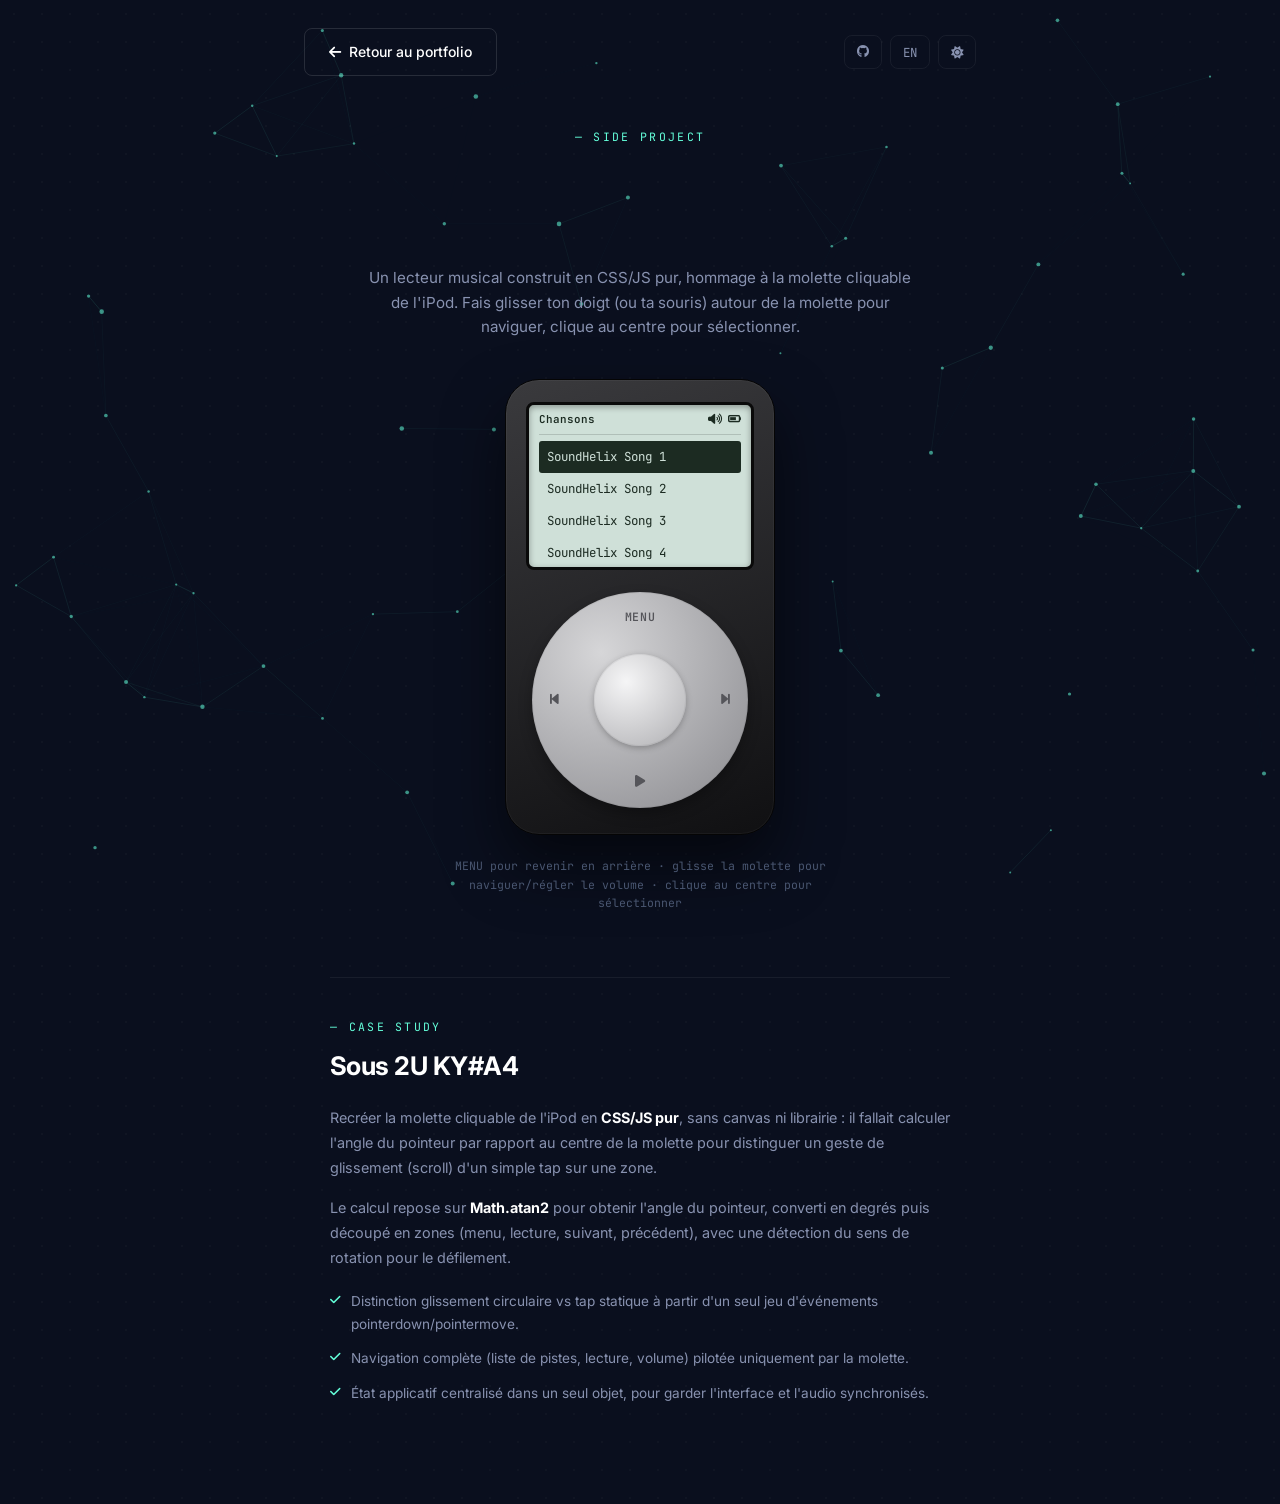
<file: music-player.html>
<!DOCTYPE html>
<html lang="fr" data-theme="dark">
<head>
  <meta charset="UTF-8">
  <meta name="viewport" content="width=device-width, initial-scale=1.0">
  <title>iPod — Mickaël Tremauville</title>
  <link rel="preconnect" href="https://fonts.googleapis.com">
  <link rel="preconnect" href="https://fonts.gstatic.com" crossorigin>
  <link href="https://fonts.googleapis.com/css2?family=Inter:wght@400;500;600;700;800&family=JetBrains+Mono:wght@400;500&display=swap" rel="stylesheet">
  <link rel="stylesheet" href="https://cdnjs.cloudflare.com/ajax/libs/font-awesome/6.5.0/css/all.min.css">
  <link href="css/style.css" rel="stylesheet">
  <link href="css/ipod.css" rel="stylesheet">
</head>
<body>

  <canvas id="particles-canvas"></canvas>

  <div class="subpage">

    <div class="subpage-bar">
      <a href="index.html#projects" class="btn-ghost"><i class="fa-solid fa-arrow-left"></i> Retour au portfolio</a>
      <div class="nav-controls subpage-controls">
        <a href="https://github.com/mtremauville/music-player" target="_blank" rel="noopener" class="ctrl-btn" aria-label="Code source sur GitHub">
          <i class="fa-brands fa-github"></i>
        </a>
        <button id="lang-toggle" class="ctrl-btn">EN</button>
        <button id="theme-toggle" class="ctrl-btn" aria-label="Toggle theme">
          <i class="fa-solid fa-moon"></i>
        </button>
      </div>
    </div>

    <div class="subpage-intro fade-in">
      <span class="section-tag">— side project</span>
      <h1><span class="accent-img">Pod</span></h1>
      <p data-i18n="ipod.intro">Un lecteur musical construit en CSS/JS pur, hommage à la molette cliquable de l'iPod. Fais glisser ton doigt (ou ta souris) autour de la molette pour naviguer, clique au centre pour sélectionner.</p>
    </div>

    <div class="subpage-stage fade-in">
      <div class="ipod-device" id="ipod-device">

        <div class="ipod-screen">
          <div class="ipod-screen-header">
            <span class="ipod-screen-title" id="ipod-title">iPod</span>
            <span class="ipod-screen-status">
              <i class="fa-solid fa-volume-high" id="ipod-volume-icon"></i>
              <i class="fa-solid fa-battery-three-quarters"></i>
            </span>
          </div>
          <div class="ipod-screen-body" id="ipod-screen-body" aria-live="polite"></div>
        </div>

        <div class="ipod-wheel" id="ipod-wheel">
          <span class="wheel-label label-menu">MENU</span>
          <span class="wheel-label label-prev"><i class="fa-solid fa-backward-step"></i></span>
          <span class="wheel-label label-next"><i class="fa-solid fa-forward-step"></i></span>
          <span class="wheel-label label-play"><i class="fa-solid fa-play"></i></span>
          <button class="wheel-center" id="wheel-center" aria-label="Select"></button>
        </div>

      </div>

      <p class="subpage-hint" data-i18n="ipod.hint">MENU pour revenir en arrière · glisse la molette pour naviguer/régler le volume · clique au centre pour sélectionner</p>
    </div>

    <audio id="ipod-audio" preload="metadata"></audio>

    <div class="case-study fade-in">
      <span class="section-tag">— case study</span>
      <h2 data-i18n="ipod.case.title">Sous le capot</h2>
      <p data-i18n="ipod.case.p1">Recréer la molette cliquable de l'iPod en <strong>CSS/JS pur</strong>, sans canvas ni librairie : il fallait calculer l'angle du pointeur par rapport au centre de la molette pour distinguer un geste de glissement (scroll) d'un simple tap sur une zone.</p>
      <p data-i18n="ipod.case.p2">Le calcul repose sur <strong>Math.atan2</strong> pour obtenir l'angle du pointeur, converti en degrés puis découpé en zones (menu, lecture, suivant, précédent), avec une détection du sens de rotation pour le défilement.</p>
      <ul class="case-study-points">
        <li><i class="fa-solid fa-check"></i> <span data-i18n="ipod.case.point1">Distinction glissement circulaire vs tap statique à partir d'un seul jeu d'événements pointerdown/pointermove.</span></li>
        <li><i class="fa-solid fa-check"></i> <span data-i18n="ipod.case.point2">Navigation complète (liste de pistes, lecture, volume) pilotée uniquement par la molette.</span></li>
        <li><i class="fa-solid fa-check"></i> <span data-i18n="ipod.case.point3">État applicatif centralisé dans un seul objet, pour garder l'interface et l'audio synchronisés.</span></li>
      </ul>
    </div>

  </div>

  <script src="js/main.js"></script>
  <script src="js/ipod.js"></script>
</body>
</html>
</file>
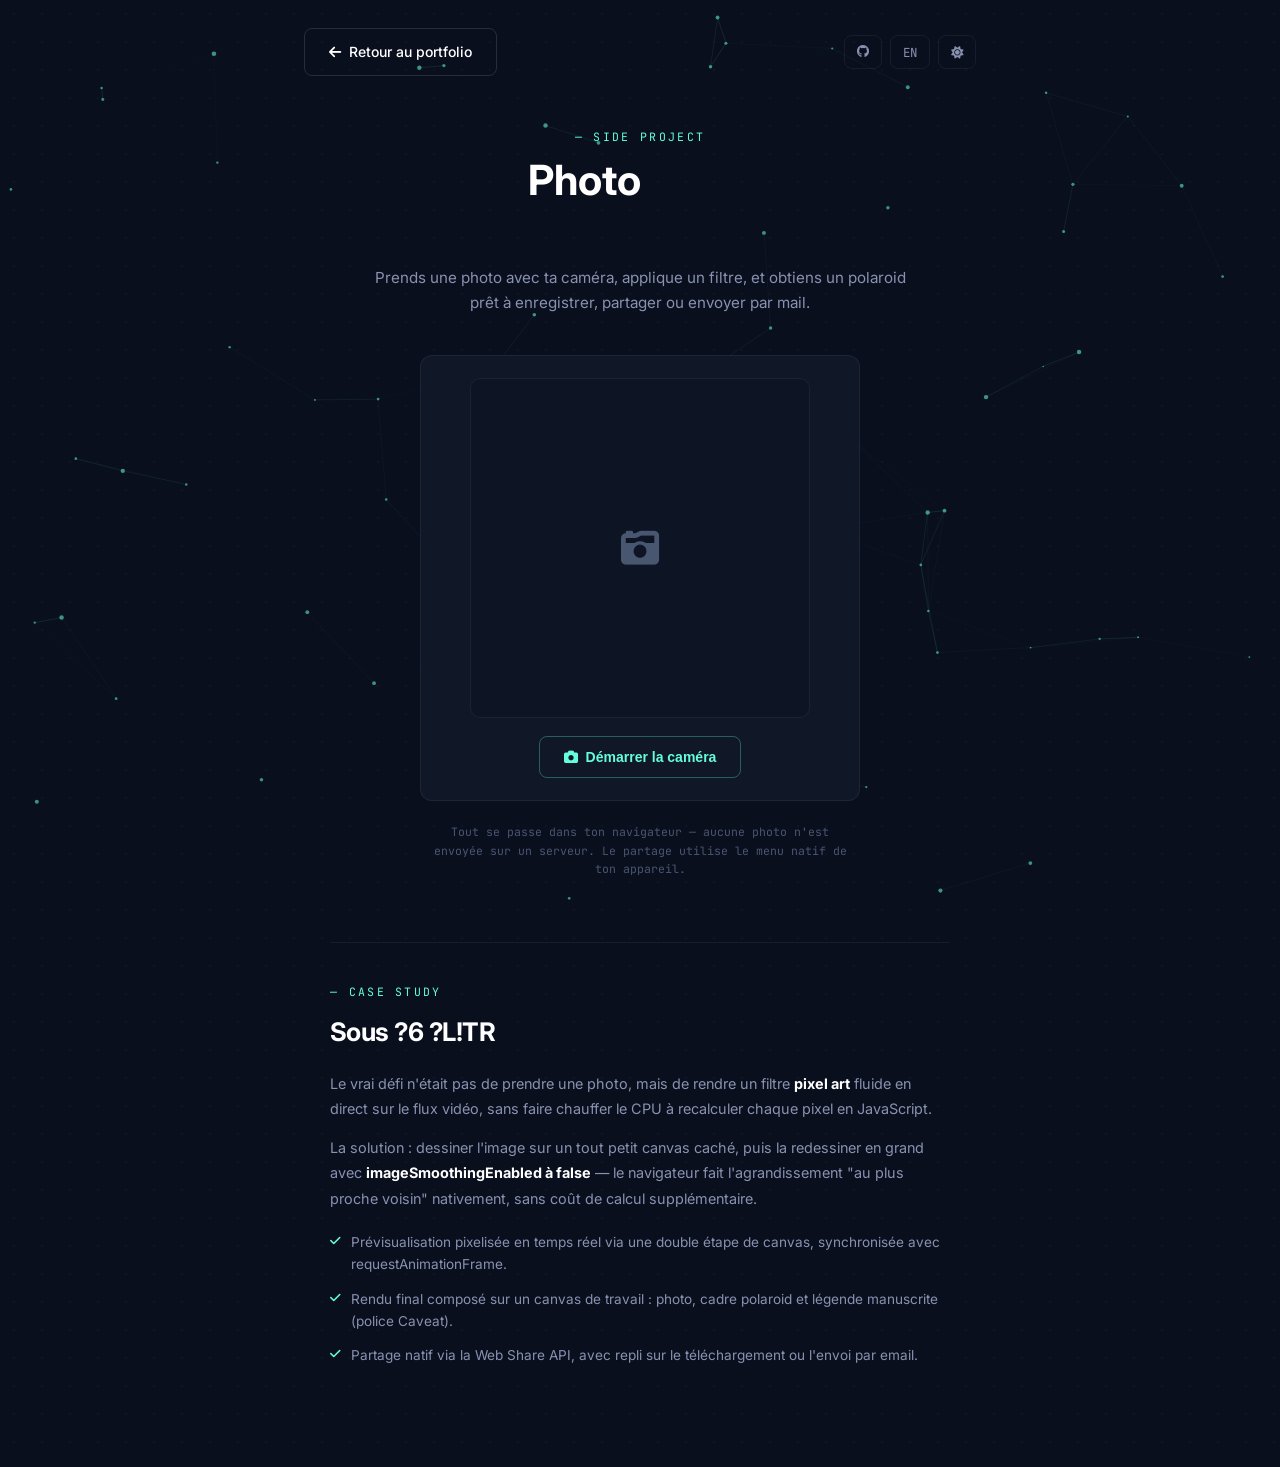
<file: polaroid-camera.html>
<!DOCTYPE html>
<html lang="fr" data-theme="dark">
<head>
  <meta charset="UTF-8">
  <meta name="viewport" content="width=device-width, initial-scale=1.0">
  <title>Photobooth — Mickaël Tremauville</title>
  <link rel="preconnect" href="https://fonts.googleapis.com">
  <link rel="preconnect" href="https://fonts.gstatic.com" crossorigin>
  <link href="https://fonts.googleapis.com/css2?family=Inter:wght@400;500;600;700;800&family=JetBrains+Mono:wght@400;500&family=Caveat:wght@600;700&display=swap" rel="stylesheet">
  <link rel="stylesheet" href="https://cdnjs.cloudflare.com/ajax/libs/font-awesome/6.5.0/css/all.min.css">
  <link href="css/style.css" rel="stylesheet">
  <link href="css/polaroid.css" rel="stylesheet">
</head>
<body>

  <canvas id="particles-canvas"></canvas>

  <div class="subpage">

    <div class="subpage-bar">
      <a href="index.html#projects" class="btn-ghost"><i class="fa-solid fa-arrow-left"></i> Retour au portfolio</a>
      <div class="nav-controls subpage-controls">
        <a href="https://github.com/mtremauville/photobooth" target="_blank" rel="noopener" class="ctrl-btn" aria-label="Code source sur GitHub">
          <i class="fa-brands fa-github"></i>
        </a>
        <button id="lang-toggle" class="ctrl-btn">EN</button>
        <button id="theme-toggle" class="ctrl-btn" aria-label="Toggle theme">
          <i class="fa-solid fa-moon"></i>
        </button>
      </div>
    </div>

    <div class="subpage-intro fade-in">
      <span class="section-tag">— side project</span>
      <h1>Photo<span class="accent-img">booth</span></h1>
      <p data-i18n="polaroid.intro">Prends une photo avec ta caméra, applique un filtre, et obtiens un polaroid prêt à enregistrer, partager ou envoyer par mail.</p>
    </div>

    <div class="subpage-stage fade-in">

      <div class="polaroid-app">

        <div class="camera-wrap" id="camera-wrap">
          <video id="camera-video" autoplay playsinline muted></video>
          <canvas id="pixelate-canvas" aria-hidden="true"></canvas>
          <div class="camera-placeholder" id="camera-placeholder">
            <i class="fa-solid fa-camera-retro"></i>
          </div>
          <button class="camera-flip-btn" id="camera-flip-btn" aria-label="Changer de caméra" style="display:none">
            <i class="fa-solid fa-arrows-rotate"></i>
          </button>
        </div>

        <div class="filter-row" id="filter-row" style="display:none"></div>

        <div class="camera-controls">
          <button id="camera-start-btn" class="btn-primary">
            <i class="fa-solid fa-camera"></i> <span data-i18n="polaroid.start">Démarrer la caméra</span>
          </button>
          <button id="camera-shutter-btn" class="shutter-btn" style="display:none" aria-label="Prendre la photo">
            <span class="shutter-btn-ring"></span>
          </button>
        </div>
        <p class="scanner-camera-error" id="camera-error"></p>

        <div class="polaroid-result" id="polaroid-result" style="display:none">
          <div class="polaroid-card" id="polaroid-card">
            <img class="polaroid-photo" id="polaroid-photo" alt="">
            <input type="text" class="polaroid-caption" id="polaroid-caption" maxlength="40">
          </div>

          <div class="polaroid-actions">
            <button id="polaroid-retake-btn" class="btn-ghost"><i class="fa-solid fa-rotate-left"></i> <span data-i18n="polaroid.retake">Reprendre</span></button>
            <button id="polaroid-save-btn" class="btn-ghost"><i class="fa-solid fa-download"></i> <span data-i18n="polaroid.save">Enregistrer</span></button>
            <button id="polaroid-share-btn" class="btn-primary"><i class="fa-solid fa-share-nodes"></i> <span data-i18n="polaroid.share">Partager</span></button>
            <button id="polaroid-email-btn" class="btn-ghost"><i class="fa-solid fa-envelope"></i> <span data-i18n="polaroid.email">Email</span></button>
          </div>
          <p class="polaroid-share-note" id="polaroid-share-note"></p>
        </div>

      </div>

      <p class="subpage-hint" data-i18n="polaroid.hint">Tout se passe dans ton navigateur — aucune photo n'est envoyée sur un serveur. Le partage utilise le menu natif de ton appareil.</p>

    </div>

    <div class="case-study fade-in">
      <span class="section-tag">— case study</span>
      <h2 data-i18n="polaroid.case.title">Sous le capot</h2>
      <p data-i18n="polaroid.case.p1">Le vrai défi n'était pas de prendre une photo, mais de rendre un filtre <strong>pixel art</strong> fluide en direct sur le flux vidéo, sans faire chauffer le CPU à recalculer chaque pixel en JavaScript.</p>
      <p data-i18n="polaroid.case.p2">La solution : dessiner l'image sur un tout petit canvas caché, puis la redessiner en grand avec <strong>imageSmoothingEnabled à false</strong> — le navigateur fait l'agrandissement "au plus proche voisin" nativement, sans coût de calcul supplémentaire.</p>
      <ul class="case-study-points">
        <li><i class="fa-solid fa-check"></i> <span data-i18n="polaroid.case.point1">Prévisualisation pixelisée en temps réel via une double étape de canvas, synchronisée avec requestAnimationFrame.</span></li>
        <li><i class="fa-solid fa-check"></i> <span data-i18n="polaroid.case.point2">Rendu final composé sur un canvas de travail : photo, cadre polaroid et légende manuscrite (police Caveat).</span></li>
        <li><i class="fa-solid fa-check"></i> <span data-i18n="polaroid.case.point3">Partage natif via la Web Share API, avec repli sur le téléchargement ou l'envoi par email.</span></li>
      </ul>
    </div>

  </div>

  <script src="js/main.js"></script>
  <script src="js/polaroid.js"></script>
</body>
</html>
</file>
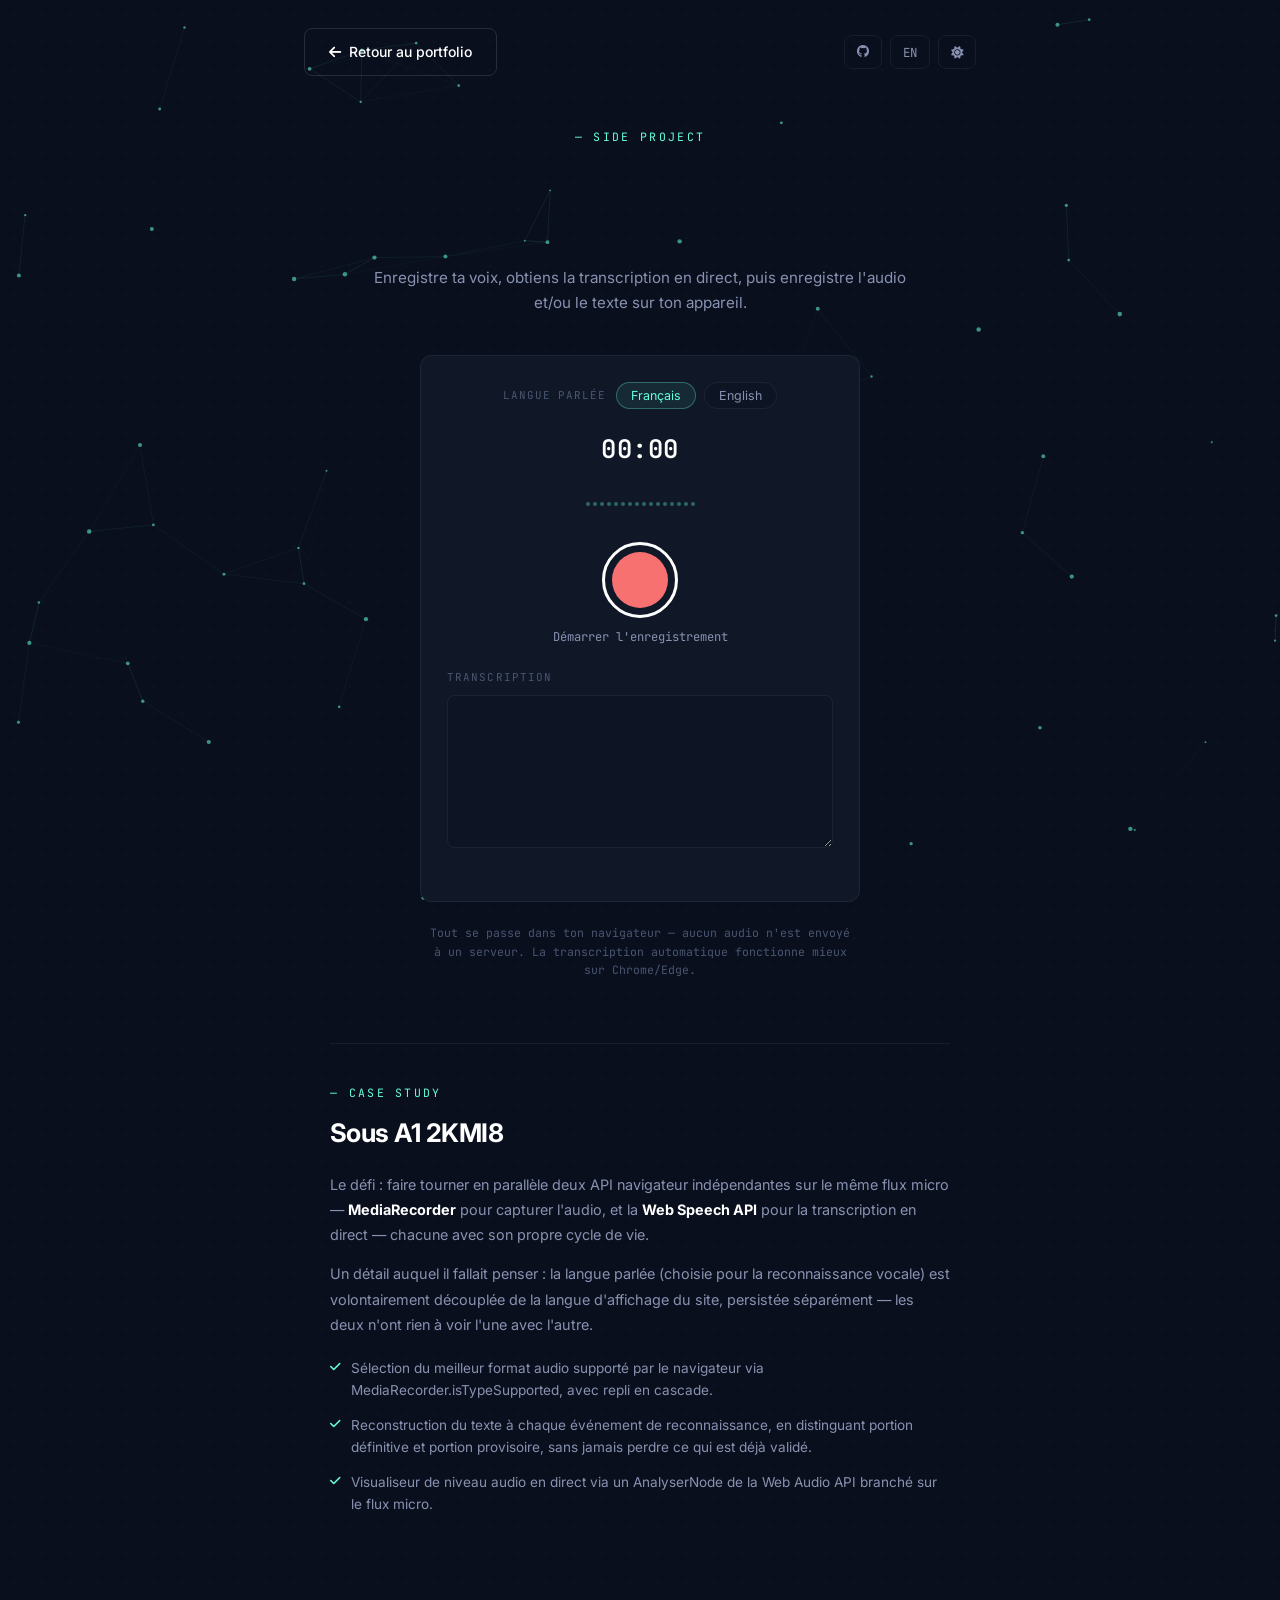
<file: voice-recorder.html>
<!DOCTYPE html>
<html lang="fr" data-theme="dark">
<head>
  <meta charset="UTF-8">
  <meta name="viewport" content="width=device-width, initial-scale=1.0">
  <title>Dictaphone — Mickaël Tremauville</title>
  <link rel="preconnect" href="https://fonts.googleapis.com">
  <link rel="preconnect" href="https://fonts.gstatic.com" crossorigin>
  <link href="https://fonts.googleapis.com/css2?family=Inter:wght@400;500;600;700;800&family=JetBrains+Mono:wght@400;500&display=swap" rel="stylesheet">
  <link rel="stylesheet" href="https://cdnjs.cloudflare.com/ajax/libs/font-awesome/6.5.0/css/all.min.css">
  <link href="css/style.css" rel="stylesheet">
  <link href="css/voice-recorder.css" rel="stylesheet">
</head>
<body>

  <canvas id="particles-canvas"></canvas>

  <div class="subpage">

    <div class="subpage-bar">
      <a href="index.html#projects" class="btn-ghost"><i class="fa-solid fa-arrow-left"></i> Retour au portfolio</a>
      <div class="nav-controls subpage-controls">
        <a href="https://github.com/mtremauville/voice-recorder" target="_blank" rel="noopener" class="ctrl-btn" aria-label="Code source sur GitHub">
          <i class="fa-brands fa-github"></i>
        </a>
        <button id="lang-toggle" class="ctrl-btn">EN</button>
        <button id="theme-toggle" class="ctrl-btn" aria-label="Toggle theme">
          <i class="fa-solid fa-moon"></i>
        </button>
      </div>
    </div>

    <div class="subpage-intro fade-in">
      <span class="section-tag">— side project</span>
      <h1><span class="accent-img">Voice</span></h1>
      <p data-i18n="voice.intro">Enregistre ta voix, obtiens la transcription en direct, puis enregistre l'audio et/ou le texte sur ton appareil.</p>
    </div>

    <div class="subpage-stage fade-in">

      <div class="recorder-app">

        <div class="voice-lang-picker" id="voice-lang-picker">
          <span class="voice-lang-label" data-i18n="voice.spokenLang">Langue parlée</span>
          <div class="voice-lang-pills">
            <button type="button" class="lang-pill active" data-lang="fr">Français</button>
            <button type="button" class="lang-pill" data-lang="en">English</button>
          </div>
        </div>

        <div class="recorder-visual">
          <div class="recorder-timer" id="recorder-timer">00:00</div>
          <div class="recorder-level" id="recorder-level"></div>
        </div>

        <button id="recorder-toggle-btn" class="record-btn" aria-label="Démarrer l'enregistrement">
          <span class="record-btn-shape"></span>
        </button>
        <p class="record-btn-label" id="record-btn-label" data-i18n="voice.start">Démarrer l'enregistrement</p>

        <p class="scanner-camera-error" id="recorder-error"></p>

        <div class="transcript-wrap">
          <label class="transcript-label" for="transcript-text" data-i18n="voice.transcriptLabel">Transcription</label>
          <textarea id="transcript-text" rows="6"></textarea>
          <p class="transcript-note" id="transcript-note"></p>
        </div>

        <div class="recorder-playback" id="recorder-playback" style="display:none">
          <audio id="recorder-audio" controls></audio>
        </div>

        <div class="recorder-actions">
          <button id="recorder-new-btn" class="btn-primary" style="display:none">
            <i class="fa-solid fa-rotate-left"></i> <span data-i18n="voice.new">Nouvel enregistrement</span>
          </button>
          <button id="recorder-save-audio-btn" class="btn-primary" style="display:none">
            <i class="fa-solid fa-download"></i> <span data-i18n="voice.saveAudio">Enregistrer l'audio</span>
          </button>
          <button id="recorder-save-text-btn" class="btn-primary" style="display:none">
            <i class="fa-solid fa-file-lines"></i> <span data-i18n="voice.saveText">Enregistrer le texte</span>
          </button>
        </div>

      </div>

      <p class="subpage-hint" data-i18n="voice.hint">Tout se passe dans ton navigateur — aucun audio n'est envoyé à un serveur. La transcription automatique fonctionne mieux sur Chrome/Edge.</p>

    </div>

    <div class="case-study fade-in">
      <span class="section-tag">— case study</span>
      <h2 data-i18n="voice.case.title">Sous le capot</h2>
      <p data-i18n="voice.case.p1">Le défi : faire tourner en parallèle deux API navigateur indépendantes sur le même flux micro — <strong>MediaRecorder</strong> pour capturer l'audio, et la <strong>Web Speech API</strong> pour la transcription en direct — chacune avec son propre cycle de vie.</p>
      <p data-i18n="voice.case.p2">Un détail auquel il fallait penser : la langue parlée (choisie pour la reconnaissance vocale) est volontairement découplée de la langue d'affichage du site, persistée séparément — les deux n'ont rien à voir l'une avec l'autre.</p>
      <ul class="case-study-points">
        <li><i class="fa-solid fa-check"></i> <span data-i18n="voice.case.point1">Sélection du meilleur format audio supporté par le navigateur via MediaRecorder.isTypeSupported, avec repli en cascade.</span></li>
        <li><i class="fa-solid fa-check"></i> <span data-i18n="voice.case.point2">Reconstruction du texte à chaque événement de reconnaissance, en distinguant portion définitive et portion provisoire, sans jamais perdre ce qui est déjà validé.</span></li>
        <li><i class="fa-solid fa-check"></i> <span data-i18n="voice.case.point3">Visualiseur de niveau audio en direct via un AnalyserNode de la Web Audio API branché sur le flux micro.</span></li>
      </ul>
    </div>

  </div>

  <script src="js/main.js"></script>
  <script src="js/voice-recorder.js"></script>
</body>
</html>
</file>
<file: css/style.css>
/* ── Reset ── */
*, *::before, *::after { box-sizing: border-box; margin: 0; padding: 0; }
html { scroll-behavior: smooth; }
body { overflow-x: clip; }

/* ── Variables dark ── */
:root {
  --btn-text:      #000000;
  --bg:            #0a0f1e;
  --bg-secondary:  #0d1525;
  --bg-card:       #101828;
  --bg-card-h:     #131c30;
  --border:        rgba(255,255,255,0.06);
  --border-h:      rgba(255,255,255,0.12);
  --text:          #ffffff;
  --text-muted:    #8892b0;
  --text-dim:      #495670;
  --accent:        #64ffda;
  --accent-dim:    rgba(100,255,218,0.08);
  --accent-glow:   0 0 20px rgba(100,255,218,0.15);
  --accent-border: rgba(100,255,218,0.3);
  --green:         #4ade80;
  --yellow:        #fbbf24;
  --red:           #f87171;
  --nav-bg:        rgba(10,15,30,0.85);
  --dot-color:     rgba(255,255,255,0.025);
  --term-bg:       #050d1a;
  --term-text:     #64ffda;
  --term-prompt:   #a78bfa;
  --term-output:   #8892b0;
  --shadow-card:   0 4px 32px rgba(0,0,0,0.5);
}

/* ── Variables light ── */
[data-theme="light"] {
  --btn-text:      #ffffff;
  --bg:            #faf9ff;
  --bg-secondary:  #f3f0ff;
  --bg-card:       #ffffff;
  --bg-card-h:     #faf9ff;
  --border:        rgba(124,58,237,0.1);
  --border-h:      rgba(124,58,237,0.22);
  --text:          #1e1b2e;
  --text-muted:    #5b5277;
  --text-dim:      #a89ec0;
  --accent:        #7c3aed;
  --accent-dim:    rgba(124,58,237,0.07);
  --accent-glow:   0 0 20px rgba(124,58,237,0.18);
  --accent-border: rgba(124,58,237,0.35);
  --green:         #16a34a;
  --yellow:        #b45309;
  --red:           #dc2626;
  --nav-bg:        rgba(250,249,255,0.9);
  --dot-color:     rgba(124,58,237,0.04);
  --term-bg:       #0d0d14;
  --term-text:     #4ade80;
  --term-prompt:   #a78bfa;
  --term-output:   #94a3b8;
  --shadow-card:   0 4px 20px rgba(124,58,237,0.08);
}

/* ── Devicon overrides ── */
html:not([data-theme="light"]) .devicon-github-original.colored,
html:not([data-theme="light"]) .devicon-slack-plain.colored { color: #ffffff; }
[data-theme="light"] .devicon-github-original.colored { color: #181717; }
[data-theme="light"] .devicon-slack-plain.colored     { color: #611f69; }

/* ── Base ── */
body {
  font-family: 'Inter', sans-serif;
  background-color: var(--bg);
  background-image: radial-gradient(var(--dot-color) 1px, transparent 1px);
  background-size: 28px 28px;
  color: var(--text);
  line-height: 1.6;
  overflow-x: hidden;
  transition: background-color 0.3s, color 0.3s;
}

a { text-decoration: none; color: inherit; }
ul { list-style: none; }
img { display: block; max-width: 100%; }

.accent     { color: var(--accent); }
.accent-img {
  background-clip: text;
  -webkit-background-clip: text;
  color: transparent;
  background-size: cover;
  background-image: url('https://images.unsplash.com/photo-1557682224-5b8590cd9ec5?ixlib=rb-1.2.1&q=80&fm=jpg&crop=entropy&cs=tinysrgb&w=800&fit=max&ixid=eyJhcHBfaWQiOjF9');
}

#particles-canvas {
  position: fixed;
  inset: 0;
  width: 100%;
  height: 100%;
  pointer-events: none;
  z-index: -1;
}

/* ── Layout (Brittany Chiang inspired) ── */
.layout {
  display: flex;
  max-width: 1200px;
  margin: 0 auto;
  min-height: 100vh;
  padding: 0 48px;
  position: relative;
  z-index: 1;
}

/* ── Sidebar ── */
.sidebar {
  position: sticky;
  top: 0;
  height: 100vh;
  width: 380px;
  flex-shrink: 0;
  display: flex;
  flex-direction: column;
  padding: 80px 0;
  overflow-y: auto;
  scrollbar-width: none;
}
.sidebar::-webkit-scrollbar { display: none; }

.sidebar-inner {
  display: flex;
  flex-direction: column;
  justify-content: space-between;
  height: 100%;
}

.sidebar-header {
  display: flex;
  flex-direction: column;
  gap: 10px;
}

.sidebar-photo-wrap {
  width: 120px;
  height: 120px;
  border-radius: 16px;
  padding: 3px;
  background: linear-gradient(135deg, var(--accent), transparent 60%);
  margin-bottom: 8px;
}

.sidebar-photo {
  width: 100%;
  height: 100%;
  object-fit: cover;
  border-radius: 13px;
  display: block;
  filter: grayscale(15%);
  transition: filter 0.3s, transform 0.3s;
}

.sidebar-photo:hover {
  filter: grayscale(0%);
  transform: scale(1.02);
}

.hero-available {
  display: inline-flex;
  align-items: center;
  gap: 8px;
  font-size: 0.75rem;
  font-family: 'JetBrains Mono', monospace;
  color: var(--green);
  background: rgba(74,222,128,0.07);
  border: 1px solid rgba(74,222,128,0.18);
  padding: 5px 12px;
  border-radius: 100px;
  margin-bottom: 8px;
  width: fit-content;
}

.pulse-dot {
  width: 7px;
  height: 7px;
  border-radius: 50%;
  background: var(--green);
  flex-shrink: 0;
  animation: pulse-dot 2s ease-in-out infinite;
}

@keyframes pulse-dot {
  0%, 100% { box-shadow: 0 0 0 0 rgba(74,222,128,0.5); }
  50%       { box-shadow: 0 0 0 6px rgba(74,222,128,0); }
}

.sidebar-name {
  font-size: clamp(2rem, 2.8vw, 2.8rem);
  font-weight: 800;
  line-height: 1.05;
  letter-spacing: -0.03em;
  color: var(--text);
}

.sidebar-name a {
  color: inherit;
  text-decoration: none;
}

.sidebar-role {
  font-size: 1rem;
  font-weight: 600;
  color: var(--accent);
  letter-spacing: 0.01em;
}

.sidebar-tagline {
  font-size: 0.82rem;
  color: var(--text-muted);
  line-height: 1.7;
  font-family: 'JetBrains Mono', monospace;
}

/* Sidebar nav */
.sidebar-nav {
  display: flex;
  flex-direction: column;
  gap: 2px;
  margin-top: 48px;
}

.snav-item {
  display: flex;
  align-items: center;
  gap: 14px;
  padding: 8px 0;
  color: var(--text-dim);
  font-size: 0.72rem;
  font-family: 'JetBrains Mono', monospace;
  letter-spacing: 0.14em;
  text-transform: uppercase;
  transition: color 0.2s;
}

.snav-line {
  display: block;
  height: 1px;
  width: 28px;
  background: currentColor;
  transition: width 0.25s ease, background 0.25s ease;
  flex-shrink: 0;
}

.snav-item:hover {
  color: var(--text);
}

.snav-item.active {
  color: var(--accent);
  font-weight: 500;
}

.snav-item.active .snav-line {
  width: 56px;
  background: var(--accent);
}

.snav-item:hover:not(.active) .snav-line {
  width: 42px;
}

/* Sidebar footer */
.sidebar-footer {
  display: flex;
  flex-direction: column;
  gap: 14px;
}

.sidebar-socials {
  display: flex;
  gap: 18px;
  align-items: center;
}

.sidebar-socials a {
  color: var(--text-dim);
  font-size: 1.1rem;
  transition: color 0.2s, transform 0.2s;
}

.sidebar-socials a:hover {
  color: var(--accent);
  transform: translateY(-2px);
}

.sidebar-controls {
  display: flex;
  gap: 8px;
}

.ctrl-btn {
  background: transparent;
  border: 1px solid var(--border);
  color: var(--text-muted);
  border-radius: 8px;
  padding: 6px 12px;
  font-size: 0.78rem;
  font-family: 'JetBrains Mono', monospace;
  cursor: pointer;
  transition: border-color 0.2s, color 0.2s, background 0.2s;
}

.ctrl-btn:hover {
  border-color: var(--accent-border);
  color: var(--accent);
  background: var(--accent-dim);
}

/* ── Main content ── */
.content {
  flex: 1;
  padding: 80px 0 80px 72px;
  min-width: 0;
}

/* ── Sections ── */
section {
  padding: 80px 0;
  scroll-margin-top: 80px;
}

.section-header {
  margin-bottom: 40px;
}

.section-tag {
  display: block;
  font-family: 'JetBrains Mono', monospace;
  font-size: 0.72rem;
  color: var(--accent);
  letter-spacing: 0.2em;
  text-transform: uppercase;
  margin-bottom: 10px;
}

.section-header h2 {
  font-size: clamp(1.6rem, 3vw, 2.2rem);
  font-weight: 700;
  line-height: 1.1;
  letter-spacing: -0.02em;
}

/* ── Fade-in ── */
.fade-in {
  opacity: 0;
  transform: translateY(20px);
  transition: opacity 0.5s ease, transform 0.5s ease;
}
.fade-in.visible {
  opacity: 1;
  transform: translateY(0);
}

/* ── Buttons ── */
.btn-primary {
  display: inline-flex;
  align-items: center;
  gap: 8px;
  padding: 12px 24px;
  background: transparent;
  color: var(--accent);
  border: 1px solid var(--accent-border);
  font-weight: 600;
  font-size: 0.875rem;
  border-radius: 8px;
  transition: background 0.2s, box-shadow 0.2s, transform 0.2s;
}
.btn-primary:hover {
  background: var(--accent-dim);
  box-shadow: var(--accent-glow);
  transform: translateY(-1px);
}

.btn-ghost {
  display: inline-flex;
  align-items: center;
  gap: 8px;
  padding: 12px 24px;
  border: 1px solid var(--border-h);
  color: var(--text);
  font-weight: 500;
  font-size: 0.875rem;
  border-radius: 8px;
  transition: border-color 0.2s, background 0.2s, transform 0.2s;
}
.btn-ghost:hover {
  border-color: var(--accent-border);
  background: var(--accent-dim);
  transform: translateY(-1px);
}

.btn-cv {
  display: inline-flex;
  align-items: center;
  gap: 8px;
  padding: 12px 18px;
  border: 1px solid var(--border-h);
  color: var(--text-muted);
  font-weight: 500;
  font-size: 0.875rem;
  border-radius: 8px;
  transition: border-color 0.2s, color 0.2s, background 0.2s, transform 0.2s;
}
.btn-cv:hover {
  border-color: var(--accent-border);
  color: var(--accent);
  background: var(--accent-dim);
  transform: translateY(-1px);
}

.btn-large { padding: 14px 32px; font-size: 1rem; }

/* ── About layout ── */
.about-layout {
  display: grid;
  grid-template-columns: 1.05fr 0.95fr;
  gap: 56px;
  align-items: start;
}

.about-left {
  display: flex;
  flex-direction: column;
  gap: 24px;
  position: sticky;
  top: 80px;
}

.hero-actions {
  display: flex;
  flex-wrap: wrap;
  gap: 12px;
}

.about-right .section-header { margin-bottom: 24px; }

.about-text {
  display: flex;
  flex-direction: column;
  gap: 14px;
  margin-bottom: 32px;
}

.about-text p {
  font-size: 0.9rem;
  color: var(--text-muted);
  line-height: 1.75;
}

.about-text strong {
  color: var(--text);
  font-weight: 600;
}

.about-cta {
  color: var(--text) !important;
  font-weight: 500;
  padding-left: 12px;
  border-left: 2px solid var(--accent);
}

/* Experience (xp) */
.about-xp { display: flex; flex-direction: column; margin-top: 56px; }

.xp-item {
  display: grid;
  grid-template-columns: 36px 1fr;
  gap: 14px;
}

.xp-left {
  display: flex;
  flex-direction: column;
  align-items: center;
}

.xp-icon {
  width: 32px;
  height: 32px;
  border-radius: 8px;
  background: var(--accent-dim);
  border: 1px solid var(--border);
  display: flex;
  align-items: center;
  justify-content: center;
  font-size: 0.8rem;
  color: var(--text-muted);
  flex-shrink: 0;
}

.xp-icon.accent-icon {
  border-color: var(--accent-border);
  color: var(--accent);
}

.xp-line {
  width: 1px;
  flex: 1;
  min-height: 16px;
  background: var(--border);
  margin: 5px 0;
}

.xp-right {
  padding-bottom: 24px;
  display: flex;
  flex-direction: column;
  gap: 2px;
}

.xp-item:last-child .xp-right { padding-bottom: 0; }

.xp-date {
  font-family: 'JetBrains Mono', monospace;
  font-size: 0.7rem;
  color: var(--accent);
  letter-spacing: 0.05em;
}

.xp-right strong {
  font-size: 0.875rem;
  font-weight: 600;
  line-height: 1.3;
  color: var(--text);
}

.xp-company {
  font-size: 0.8rem;
  color: var(--text-muted);
}

.xp-right p {
  font-size: 0.8rem;
  color: var(--text-dim);
  line-height: 1.6;
  margin-top: 4px;
}

/* ── Terminal ── */
.terminal-window {
  background: var(--term-bg);
  border: 1px solid rgba(255,255,255,0.07);
  border-radius: 12px;
  overflow: hidden;
  box-shadow: var(--shadow-card);
  font-family: 'JetBrains Mono', monospace;
}

.terminal-bar {
  display: flex;
  align-items: center;
  gap: 7px;
  padding: 10px 14px;
  background: rgba(255,255,255,0.03);
  border-bottom: 1px solid rgba(255,255,255,0.05);
}

.term-dot {
  width: 11px;
  height: 11px;
  border-radius: 50%;
  flex-shrink: 0;
}
.term-dot.red    { background: #ff5f57; }
.term-dot.yellow { background: #febc2e; }
.term-dot.green  { background: #28c840; }

.terminal-title {
  font-size: 0.7rem;
  color: rgba(255,255,255,0.25);
  margin: 0 auto;
  letter-spacing: 0.02em;
}

.terminal-body {
  padding: 16px 18px 20px;
  font-size: 0.8rem;
  line-height: 1.9;
  height: 260px;
  overflow: hidden;
}

.term-line { display: inline; }
.term-cmd  { color: var(--term-prompt); }
.term-out  { color: var(--term-output); padding-left: 14px; }
.term-out::before { content: '> '; color: var(--term-text); }
.term-cursor {
  display: inline-block;
  width: 7px;
  height: 0.9em;
  background: var(--term-text);
  vertical-align: text-bottom;
  animation: blink 1s step-end infinite;
}

@keyframes blink {
  0%, 100% { opacity: 1; }
  50%       { opacity: 0; }
}

/* ── Skills Ticker ── */
.ticker-wrapper {
  margin-top: 15px;
  overflow: hidden;
  border-top: 1px solid var(--border);
  border-bottom: 1px solid var(--border);
  background: var(--bg-secondary);
  position: relative;
  z-index: 1;
}
.ticker-wrapper::before,
.ticker-wrapper::after {
  content: '';
  position: absolute;
  top: 0; bottom: 0;
  width: 60px;
  z-index: 1;
}
.ticker-wrapper::before { left: 0; background: linear-gradient(to right, var(--bg-secondary), transparent); }
.ticker-wrapper::after  { right: 0; background: linear-gradient(to left, var(--bg-secondary), transparent); }

.ticker-track {
  overflow: hidden;
  display: flex;
  align-items: center;
}

.ticker-inner {
  display: flex;
  align-items: center;
  width: max-content;
  animation: ticker 30s linear infinite;
}
.ticker-inner:hover { animation-play-state: paused; }

@keyframes ticker {
  from { transform: translateX(0); }
  to   { transform: translateX(-50%); }
}

.tick-item {
  display: inline-flex;
  align-items: center;

  gap: 7px;
  padding: 0 22px;
  padding-top: 3px;
  padding-bottom: 3px;;
  font-size: 0.82rem;
  font-weight: 500;
  color: var(--text-muted);
  white-space: nowrap;
  border-right: 1px solid var(--border);
}
.tick-item i { font-size: 1rem; }

/* ── Services ── */
.services-grid {
  display: grid;
  grid-template-columns: 1fr;
  gap: 20px;
}

.service-card {
  position: relative;
  background: var(--bg-card);
  border: 1px solid var(--border);
  border-radius: 12px;
  padding: 28px;
  transition: border-color 0.25s, background 0.25s, transform 0.25s, opacity 0.25s;
}

/* Dim siblings on hover */
.services-grid:has(.service-card:hover) .service-card:not(:hover) {
  opacity: 0.45;
}

.service-card:hover {
  border-color: var(--accent-border);
  background: var(--bg-card-h);
  transform: translateY(-3px);
  box-shadow: var(--shadow-card);
}

.service-card.featured {
  border-color: var(--accent-border);
  background: linear-gradient(135deg, var(--bg-card), var(--accent-dim));
}

.service-badge {
  position: absolute;
  top: -11px;
  left: 20px;
  background: var(--accent);
  color: #000;
  font-size: 0.68rem;
  font-weight: 700;
  padding: 3px 10px;
  border-radius: 100px;
  letter-spacing: 0.05em;
  text-transform: uppercase;
}

.service-icon {
  width: 42px;
  height: 42px;
  background: var(--accent-dim);
  border: 1px solid var(--accent-border);
  border-radius: 10px;
  display: flex;
  align-items: center;
  justify-content: center;
  font-size: 1.1rem;
  color: var(--accent);
  margin-bottom: 16px;
}

.service-card h3 {
  font-size: 1rem;
  font-weight: 700;
  margin-bottom: 10px;
  letter-spacing: -0.01em;
}

.service-card p {
  font-size: 0.83rem;
  color: var(--text-muted);
  line-height: 1.65;
  margin-bottom: 16px;
}

.service-features {
  display: flex;
  flex-direction: column;
  gap: 6px;
}
.service-features li {
  font-size: 0.78rem;
  color: var(--text-muted);
  padding-left: 14px;
  position: relative;
}
.service-features li::before {
  content: '→';
  position: absolute;
  left: 0;
  color: var(--accent);
  font-size: 0.72rem;
}

/* ── Projects (brittanychiang-style list) ── */
.projects-list {
  display: flex;
  flex-direction: column;
}

.project-row {
  display: grid;
  grid-template-columns: 100px 1fr;
  gap: 24px;
  padding: 20px 16px;
  border-radius: 10px;
  transition: background 0.2s, opacity 0.25s;
  cursor: default;
}

.projects-list:has(.project-row:hover) .project-row:not(:hover) {
  opacity: 0.45;
}

.project-row:hover {
  background: var(--bg-card);
  box-shadow: var(--shadow-card);
}

.project-row-meta {
  display: flex;
  flex-direction: column;
  gap: 6px;
  padding-top: 4px;
}

.project-date {
  font-family: 'JetBrains Mono', monospace;
  font-size: 0.7rem;
  color: var(--text-dim);
  letter-spacing: 0.05em;
  white-space: nowrap;
}

.project-status {
  font-size: 0.68rem;
  font-family: 'JetBrains Mono', monospace;
  padding: 2px 8px;
  border-radius: 100px;
  width: fit-content;
}

.project-status.wip {
  background: rgba(100,255,218,0.1);
  color: var(--accent);
  border: 1px solid var(--accent-border);
}

.project-row-body { display: flex; flex-direction: column; gap: 8px; }

.project-row-header {
  display: flex;
  align-items: center;
  justify-content: space-between;
}

.project-row-body h3 {
  font-size: 1rem;
  font-weight: 600;
  letter-spacing: -0.01em;
}

.project-row-body h3 a {
  color: var(--text);
  transition: color 0.2s;
  display: inline-flex;
  align-items: center;
  gap: 6px;
}
.project-row-body h3 a:hover { color: var(--accent); }
.project-row-body h3 a i { opacity: 0; transition: opacity 0.2s, transform 0.2s; }
.project-row:hover h3 a i { opacity: 1; transform: translate(2px, -2px); }

.project-github-link {
  color: var(--text-muted);
  font-size: 1rem;
  transition: color 0.2s;
  flex-shrink: 0;
}
.project-github-link:hover { color: var(--accent); }

.project-row-body p {
  font-size: 0.83rem;
  color: var(--text-muted);
  line-height: 1.65;
}

.project-tags {
  display: flex;
  flex-wrap: wrap;
  gap: 7px;
}
.project-tags span {
  font-size: 0.72rem;
  font-family: 'JetBrains Mono', monospace;
  color: var(--accent);
  background: var(--accent-dim);
  border: 1px solid var(--accent-border);
  padding: 2px 10px;
  border-radius: 100px;
}

/* ── Stack ── */
.stack-grid {
  display: grid;
  grid-template-columns: 1fr;
  gap: 20px;
}

.stack-group {
  background: var(--bg-card);
  border: 1px solid var(--border);
  border-radius: 12px;
  padding: 24px;
  transition: border-color 0.2s;
}
.stack-group:hover { border-color: var(--border-h); }

.stack-group h4 {
  font-family: 'JetBrains Mono', monospace;
  font-size: 0.72rem;
  color: var(--accent);
  letter-spacing: 0.14em;
  text-transform: uppercase;
  margin-bottom: 16px;
}

.stack-items {
  display: flex;
  flex-wrap: wrap;
  gap: 10px;
}

.stack-item {
  display: inline-flex;
  align-items: center;
  gap: 7px;
  background: var(--bg-secondary);
  border: 1px solid var(--border);
  border-radius: 7px;
  padding: 6px 12px;
  font-size: 0.8rem;
  color: var(--text-muted);
  transition: border-color 0.2s, color 0.2s;
}
.stack-item:hover { border-color: var(--accent-border); color: var(--text); }
.stack-item i { font-size: 1rem; }

.stack-icon-text {
  width: 16px;
  text-align: center;
  font-family: 'JetBrains Mono', monospace;
  font-size: 0.85rem;
  color: var(--accent);
}

/* ── GitHub Activity ── */
.github-card {
  background: var(--bg-card);
  border: 1px solid var(--border);
  border-radius: 12px;
  padding: 24px;
  transition: border-color 0.2s;
}
.github-card:hover { border-color: var(--border-h); }

.github-card-header {
  display: flex;
  align-items: center;
  justify-content: space-between;
  flex-wrap: wrap;
  gap: 10px;
  margin-bottom: 20px;
}

.github-handle {
  display: inline-flex;
  align-items: center;
  gap: 8px;
  color: var(--text);
  font-family: 'JetBrains Mono', monospace;
  font-size: 0.9rem;
  font-weight: 600;
  transition: color 0.2s;
}
.github-handle:hover { color: var(--accent); }
.github-handle i { font-size: 1.1rem; }

.github-total {
  font-family: 'JetBrains Mono', monospace;
  font-size: 0.78rem;
  color: var(--text-muted);
}

.contrib-scroll {
  overflow-x: auto;
  padding-bottom: 4px;
}

.contrib-months {
  display: grid;
  grid-auto-flow: column;
  grid-auto-columns: 11px;
  gap: 3px;
  width: max-content;
  margin-bottom: 5px;
  font-family: 'JetBrains Mono', monospace;
  font-size: 0.62rem;
  color: var(--text-dim);
}
.contrib-month-label {
  white-space: nowrap;
  overflow: visible;
  text-transform: capitalize;
}

.contrib-grid {
  display: grid;
  grid-template-rows: repeat(7, 11px);
  grid-auto-flow: column;
  grid-auto-columns: 11px;
  gap: 3px;
  width: max-content;
}

.contrib-cell {
  width: 11px;
  height: 11px;
  border-radius: 2px;
  background: var(--bg-secondary);
  border: 1px solid var(--border);
}
.contrib-cell[data-level="1"] { background: var(--accent); opacity: 0.3;  border-color: transparent; }
.contrib-cell[data-level="2"] { background: var(--accent); opacity: 0.55; border-color: transparent; }
.contrib-cell[data-level="3"] { background: var(--accent); opacity: 0.78; border-color: transparent; }
.contrib-cell[data-level="4"] { background: var(--accent); opacity: 1;    border-color: transparent; }

.contrib-grid.is-loading .contrib-cell { animation: contrib-pulse 1.4s ease-in-out infinite; }
@keyframes contrib-pulse { 0%, 100% { opacity: 0.15; } 50% { opacity: 0.4; } }

.github-card-footer {
  display: flex;
  align-items: center;
  justify-content: flex-end;
  gap: 8px;
  margin-top: 16px;
  font-size: 0.72rem;
  color: var(--text-dim);
  font-family: 'JetBrains Mono', monospace;
}

.contrib-legend { display: flex; gap: 3px; }

/* ── Contact ── */
#contact { padding-bottom: 40px; }

.contact-inner {
  display: flex;
  flex-direction: column;
  align-items: flex-start;
  gap: 16px;
  max-width: 560px;
}

.contact-inner .section-tag { margin-bottom: 0; }

.contact-inner h2 {
  font-size: clamp(1.8rem, 3.5vw, 2.8rem);
  font-weight: 800;
  letter-spacing: -0.03em;
  line-height: 1.1;
}

.contact-inner > p {
  color: var(--text-muted);
  font-size: 0.95rem;
}

/* Contact form */
.contact-form {
  width: 100%;
  text-align: left;
  display: flex;
  flex-direction: column;
  gap: 14px;
}

#website {
  position: absolute;
  left: -9999px;
  opacity: 0;
  pointer-events: none;
}

.form-row {
  display: grid;
  grid-template-columns: 1fr 1fr;
  gap: 14px;
}

.form-group {
  display: flex;
  flex-direction: column;
  gap: 5px;
}

.form-group label {
  font-size: 0.75rem;
  font-weight: 500;
  color: var(--text-muted);
  font-family: 'JetBrains Mono', monospace;
  letter-spacing: 0.06em;
}

.form-group input,
.form-group textarea {
  background: var(--bg-card);
  border: 1px solid var(--border);
  border-radius: 8px;
  padding: 10px 14px;
  color: var(--text);
  font-family: 'Inter', sans-serif;
  font-size: 0.875rem;
  width: 100%;
  outline: none;
  transition: border-color 0.2s, box-shadow 0.2s;
  resize: vertical;
}

.form-group input:focus,
.form-group textarea:focus {
  border-color: var(--accent-border);
  box-shadow: var(--accent-glow);
}

.form-group input.error,
.form-group textarea.error {
  border-color: var(--red);
}

.field-error {
  font-size: 0.72rem;
  color: var(--red);
  min-height: 1em;
  font-family: 'JetBrains Mono', monospace;
}

.form-meta {
  display: flex;
  justify-content: space-between;
  align-items: flex-start;
}

.char-count {
  font-size: 0.7rem;
  color: var(--text-dim);
  font-family: 'JetBrains Mono', monospace;
  white-space: nowrap;
  padding-left: 8px;
}

.form-submit { width: 100%; justify-content: center; gap: 10px; }

.form-feedback {
  display: flex;
  align-items: center;
  gap: 10px;
  padding: 12px 16px;
  border-radius: 10px;
  font-size: 0.875rem;
  width: 100%;
}

.form-success {
  background: rgba(74,222,128,0.08);
  border: 1px solid rgba(74,222,128,0.2);
  color: var(--green);
}

.form-error-msg {
  background: rgba(248,113,113,0.08);
  border: 1px solid rgba(248,113,113,0.2);
  color: var(--red);
}

.form-feedback i { font-size: 1.1rem; flex-shrink: 0; }

.social-links {
  display: flex;
  gap: 20px;
  flex-wrap: wrap;
  margin-top: 8px;
}
.social-links a {
  font-size: 0.83rem;
  color: var(--text-muted);
  display: flex;
  align-items: center;
  gap: 6px;
  transition: color 0.2s;
}
.social-links a:hover { color: var(--accent); }

/* ── Footer ── */
footer {
  padding: 28px 0;
  border-top: 1px solid var(--border);
  font-family: 'JetBrains Mono', monospace;
  font-size: 0.72rem;
  color: var(--text-dim);
}

/* ── Particles ── */
section, footer, .ticker-wrapper { position: relative; z-index: 1; }
.sidebar { z-index: 10; }

/* ── Nav socials + controls (cachés sur desktop, visibles dans le menu mobile) ── */
.nav-socials, .nav-controls { display: none; }

/* ── Hamburger (caché par défaut sur desktop) ── */
.hamburger-btn {
  display: none;
  flex-direction: column;
  justify-content: center;
  gap: 5px;
  background: transparent;
  border: 1px solid var(--border);
  border-radius: 8px;
  padding: 8px 10px;
  cursor: pointer;
  position: relative;
  z-index: 210;
  transition: border-color 0.2s;
}
.hamburger-btn:hover { border-color: var(--accent-border); }
.hamburger-btn span {
  display: block;
  width: 18px;
  height: 1.5px;
  background: var(--text-muted);
  border-radius: 2px;
  transition: transform 0.25s, opacity 0.25s, background 0.2s;
}
.hamburger-btn.open span:nth-child(1) { transform: translateY(6.5px) rotate(45deg); background: var(--accent); }
.hamburger-btn.open span:nth-child(2) { opacity: 0; }
.hamburger-btn.open span:nth-child(3) { transform: translateY(-6.5px) rotate(-45deg); background: var(--accent); }

/* ── Responsive ── */
@media (max-width: 1024px) {
  .layout { padding: 0 32px; }
  .sidebar { width: 320px; }
  .content { padding-left: 48px; }
  .services-grid { grid-template-columns: 1fr; max-width: 480px; }
  .about-layout { grid-template-columns: 1fr; gap: 40px; }
  .about-left { position: static; }
}

@media (max-width: 768px) {
  .layout {
    flex-direction: column;
    padding: 0;
  }
  .sidebar {
    position: fixed;
    top: 0;
    left: 0;
    right: 0;
    height: auto;
    width: 100%;
    padding: 14px 20px;
    border-bottom: 1px solid var(--border);
    background: var(--nav-bg);
    backdrop-filter: none;
    -webkit-backdrop-filter: none;
    overflow: visible;
    z-index: 210;
  }
  .content {
    padding-top: 110px;
  }
  .sidebar-inner {
    flex-direction: column;
    gap: 0;
  }
  .sidebar-header {
    display: flex;
    flex-direction: column;
    align-items: flex-start;
    gap: 6px;
  }
  .sidebar-name { font-size: 1.5rem; }
  .sidebar-role { font-size: 0.9rem; }
  .sidebar-tagline { font-size: 0.75rem; }
  .hero-available { display: none; }

  /* Nav mobile : panneau plein écran, indépendant de la hauteur du header */
  .sidebar-nav {
    display: flex;
    flex-direction: column;
    position: fixed;
    inset: 0;
    width: 100%;
    background: var(--bg);
    z-index: 250;
    justify-content: flex-start;
    align-items: flex-start;
    gap: 0;
    padding: 84px 32px 40px;
    transform: translateX(100%);
    transition: transform 0.35s cubic-bezier(0.4, 0, 0.2, 1);
    overflow-y: auto;
  }
  .sidebar-nav.open { transform: translateX(0); }

  .sidebar-nav .snav-item {
    font-size: 1rem;
    padding: 14px 0;
    border-bottom: 1px solid var(--border);
    width: 100%;
    color: var(--text);
    letter-spacing: 0.08em;
  }
  .sidebar-nav .snav-line { display: none; }

  /* Liens sociaux dans le menu mobile */
  .nav-socials {
    display: flex;
    gap: 20px;
    margin-top: 32px;
    padding-top: 20px;
    border-top: 1px solid var(--border);
    width: 100%;
  }
  .nav-socials a {
    color: var(--text-muted);
    font-size: 1.2rem;
    transition: color 0.2s, transform 0.2s;
  }
  .nav-socials a:hover { color: var(--accent); transform: translateY(-2px); }


  /* Masquer les liens sociaux et contrôles du footer sur mobile (déplacés dans le menu) */
  .sidebar-footer .sidebar-socials { display: none; }
  .sidebar-footer .sidebar-controls { display: none; }

  /* Contrôles dans le menu mobile */
  .nav-controls {
    display: flex;
    gap: 10px;
    margin-top: 16px;
    padding-top: 16px;
    border-top: 1px solid var(--border);
    width: 100%;
  }

  /* Footer mobile */
  .sidebar-footer {
    flex-direction: row;
    align-items: center;
    justify-content: flex-end;
    padding:0;
    gap: 16px;
  }
  .sidebar-controls {
    display: flex;
    align-items: center;
    gap: 8px;
  }

  /* Hamburger visible on mobile */
  .hamburger-btn {
    display: flex;
    position: fixed;
    top: 16px;
    right: 16px;
    z-index: 300;
  }

  .content { padding-left: 20px; padding-right: 20px; }
  .ticker-wrapper { margin: 0 -20px; }
  .stack-grid { grid-template-columns: 1fr; }
  .form-row { grid-template-columns: 1fr; }
  .project-row { grid-template-columns: 80px 1fr; gap: 16px; }
}

@media (max-width: 480px) {
  .layout { padding: 0 16px; }
  .services-grid { max-width: 100%; }
}

/* ── Sub-page chrome (iPod, Scanner...) ── */
.subpage {
  max-width: 720px;
  margin: 0 auto;
  padding: 0 24px 100px;
  min-height: 100vh;
  position: relative;
}

/* Page ouverte dans la game modal : on ne garde que la zone de jeu (pas la barre, le texte de présentation ni le case study) */
.in-modal-frame .subpage-bar,
.in-modal-frame .subpage-intro,
.in-modal-frame .subpage-hint,
.in-modal-frame .case-study {
  display: none;
}
.in-modal-frame .subpage {
  min-height: 100vh;
  display: flex;
  align-items: center;
  justify-content: center;
  padding: 16px;
}
.in-modal-frame .subpage-stage { width: 100%; }

.subpage-bar {
  display: flex;
  align-items: center;
  justify-content: space-between;
  gap: 12px;
  padding: 28px 0;
}

.subpage-controls { display: flex; gap: 8px; }

.subpage-intro {
  max-width: 560px;
  margin: 24px auto 40px;
  text-align: center;
}
.subpage-intro h1 {
  font-size: clamp(1.8rem, 4vw, 2.6rem);
  line-height: 1.15;
  min-height: calc(2 * 1.15em);
  margin: 10px 0 14px;
}
.subpage-intro p { color: var(--text-muted); font-size: 0.95rem; }

.subpage-stage {
  display: flex;
  flex-direction: column;
  align-items: center;
  gap: 22px;
}

.subpage-hint {
  font-family: 'JetBrains Mono', monospace;
  font-size: 0.72rem;
  color: var(--text-dim);
  text-align: center;
  max-width: 420px;
}

.case-study {
  max-width: 620px;
  margin: 64px auto 0;
  padding-top: 40px;
  border-top: 1px solid var(--border);
}
.case-study h2 {
  font-size: clamp(1.3rem, 2.5vw, 1.6rem);
  font-weight: 700;
  letter-spacing: -0.02em;
  margin: 8px 0 18px;
}
.case-study p {
  font-size: 0.9rem;
  color: var(--text-muted);
  line-height: 1.75;
  margin-bottom: 14px;
}
.case-study p strong { color: var(--text); }

.case-study-points {
  display: flex;
  flex-direction: column;
  gap: 12px;
  margin-top: 20px;
}
.case-study-points li {
  display: flex;
  align-items: flex-start;
  gap: 10px;
  font-size: 0.85rem;
  color: var(--text-muted);
  line-height: 1.65;
}
.case-study-points li i {
  color: var(--accent);
  margin-top: 4px;
  font-size: 0.75rem;
  flex-shrink: 0;
}
.case-study-points strong { color: var(--text); }

/* ── Game modal (démos interactives lancées par-dessus la page) ── */
.game-modal {
  position: fixed;
  inset: 0;
  z-index: 400;
  display: flex;
  align-items: center;
  justify-content: center;
  padding: 24px;
}
.game-modal[hidden] { display: none; }
.game-modal-backdrop {
  position: absolute;
  inset: 0;
  background: rgba(0,0,0,0.7);
}
.game-modal-panel {
  position: relative;
  width: min(900px, 100%);
  height: min(720px, 100%);
  background: var(--bg);
  border: 1px solid var(--border);
  border-radius: 16px;
  box-shadow: var(--shadow-card);
  overflow: hidden;
}
.game-modal-close {
  position: absolute;
  top: 12px;
  right: 12px;
  z-index: 1;
  width: 36px;
  height: 36px;
  display: flex;
  align-items: center;
  justify-content: center;
  background: var(--bg-card);
  border: 1px solid var(--border);
  border-radius: 8px;
  color: var(--text);
  cursor: pointer;
  transition: border-color 0.2s;
}
.game-modal-close:hover { border-color: var(--accent-border); }
.game-modal-frame {
  width: 100%;
  height: 100%;
  border: 0;
}

@media (max-width: 768px) {
  .game-modal { padding: 0; }
  .game-modal-panel { width: 100%; height: 100%; border-radius: 0; }
}

/* ── Project cards with cover image (text over image) ── */
.project-row-body.has-cover {
  position: relative;
  isolation: isolate;
  padding: 26px 28px;
  min-height: 250px;
  justify-content: center;
  border: 1px solid var(--border-h);
  border-radius: 12px;
  background: #080c16;
  overflow: hidden;
}
.project-row-body.has-cover .project-cover {
  position: absolute;
  inset: 0;
  width: 100%;
  height: 100%;
  object-fit: cover;
  object-position: right center;
  z-index: -2;
}
.project-row-body.has-cover::before {
  content: "";
  position: absolute;
  inset: 0;
  z-index: -1;
  background: linear-gradient(90deg, rgba(8,12,22,.96) 0%, rgba(8,12,22,.90) 50%, rgba(8,12,22,.10) 100%);
}
.project-row-body.has-cover > :not(.project-cover) { max-width: 56%; }
.project-row-body.has-cover h3,
.project-row-body.has-cover h3 a { color: #fff; }
.project-row-body.has-cover p { color: #d3d9e8; }
.project-row-body.has-cover .project-github-link { color: #fff; }
@media (max-width: 760px) {
  .project-row-body.has-cover::before { background: linear-gradient(180deg, rgba(8,12,22,.92), rgba(8,12,22,.86)); }
  .project-row-body.has-cover > :not(.project-cover) { max-width: 100%; }
}
</file>
<file: css/ipod.css>
/* ── iPod theme tokens (black iPod on dark theme, white iPod on light theme) ── */
:root {
  --ipod-body-a:    #3a3a3d;
  --ipod-body-b:    #101012;
  --ipod-body-edge: #050505;
  --ipod-screen-bg: #cfe0d8;
  --ipod-screen-fg: #1c2b22;
  --ipod-screen-dim: #5c6d63;
  --ipod-screen-border: #0a0a0a;
  --ipod-wheel-a:   #d6d6d8;
  --ipod-wheel-b:   #9a9a9e;
  --ipod-wheel-label: #55555a;
  --ipod-center-bg: #f5f5f6;
  --ipod-device-shadow: 0 30px 60px rgba(0,0,0,0.55), 0 0 0 1px rgba(255,255,255,0.04) inset;
}
[data-theme="light"] {
  --ipod-body-a:    #fdfdfe;
  --ipod-body-b:    #dcdce2;
  --ipod-body-edge: #b9b9c2;
  --ipod-screen-bg: #dfe6ef;
  --ipod-screen-fg: #26324a;
  --ipod-screen-dim: #7a879e;
  --ipod-screen-border: #aeb4c2;
  --ipod-wheel-a:   #ffffff;
  --ipod-wheel-b:   #e2e2e6;
  --ipod-wheel-label: #8a8a90;
  --ipod-center-bg: #ffffff;
  --ipod-device-shadow: 0 30px 60px rgba(30,20,60,0.18), 0 0 0 1px rgba(0,0,0,0.04) inset;
}

/* ── Device body ── */
.ipod-device {
  width: 270px;
  padding: 22px 20px 26px;
  border-radius: 34px;
  background: linear-gradient(160deg, var(--ipod-body-a), var(--ipod-body-b));
  box-shadow: var(--ipod-device-shadow);
  border: 1px solid var(--ipod-body-edge);
  display: flex;
  flex-direction: column;
  align-items: center;
  gap: 22px;
  user-select: none;
}

/* ── Screen ── */
.ipod-screen {
  width: 100%;
  height: 168px;
  background: var(--ipod-screen-bg);
  border: 3px solid var(--ipod-screen-border);
  border-radius: 8px;
  padding: 6px 10px 8px;
  box-shadow: inset 0 2px 6px rgba(0,0,0,0.35);
  display: flex;
  flex-direction: column;
  overflow: hidden;
}

.ipod-screen-header {
  display: flex;
  align-items: center;
  justify-content: space-between;
  font-family: 'JetBrains Mono', monospace;
  font-size: 0.68rem;
  font-weight: 600;
  color: var(--ipod-screen-fg);
  padding-bottom: 5px;
  border-bottom: 1px solid rgba(0,0,0,0.15);
  margin-bottom: 6px;
}
.ipod-screen-status { display: flex; align-items: center; gap: 6px; font-size: 0.72rem; }

.ipod-screen-body {
  flex: 1;
  position: relative;
  color: var(--ipod-screen-fg);
  font-family: 'JetBrains Mono', monospace;
  overflow: hidden;
}

/* ── Menu list view ── */
.ipod-menu { display: flex; flex-direction: column; }
.ipod-menu-item {
  padding: 6px 8px;
  font-size: 0.78rem;
  border-radius: 3px;
  white-space: nowrap;
  overflow: hidden;
}
.ipod-menu-item .item-title {
  display: block;
  overflow: hidden;
  text-overflow: ellipsis;
}
.ipod-menu-item.active {
  background: var(--ipod-screen-fg);
  color: var(--ipod-screen-bg);
}

/* ── Now playing view ── */
.ipod-nowplaying {
  display: flex;
  gap: 10px;
  height: 100%;
}

.ipod-cover {
  width: 62px;
  height: 62px;
  flex-shrink: 0;
  border-radius: 4px;
  display: flex;
  align-items: center;
  justify-content: center;
  font-size: 1.3rem;
  color: rgba(255,255,255,0.85);
  box-shadow: 0 2px 4px rgba(0,0,0,0.25);
}

.ipod-track-info {
  flex: 1;
  min-width: 0;
  display: flex;
  flex-direction: column;
  justify-content: center;
  gap: 3px;
}

.ipod-track-title-wrap {
  overflow: hidden;
  white-space: nowrap;
  font-size: 0.8rem;
  font-weight: 700;
}
.ipod-track-title-wrap span { display: inline-block; }
.ipod-track-title-wrap.marquee span {
  padding-right: 40px;
  animation: ipod-marquee 6s linear infinite;
}
@keyframes ipod-marquee {
  0%, 15%   { transform: translateX(0); }
  85%, 100% { transform: translateX(calc(-100% + 120px)); }
}

.ipod-track-sub { font-size: 0.68rem; color: var(--ipod-screen-dim); }

.ipod-progress {
  margin-top: 6px;
  display: flex;
  align-items: center;
  gap: 6px;
  font-size: 0.6rem;
  color: var(--ipod-screen-dim);
}
.ipod-progress-track {
  flex: 1;
  height: 4px;
  border-radius: 2px;
  background: rgba(0,0,0,0.18);
  overflow: hidden;
}
.ipod-progress-fill {
  height: 100%;
  width: 0%;
  background: var(--ipod-screen-fg);
  border-radius: 2px;
}

.ipod-eq { display: flex; align-items: flex-end; gap: 2px; height: 14px; margin-top: 4px; }
.ipod-eq span {
  width: 3px;
  background: var(--ipod-screen-fg);
  border-radius: 1px;
  animation: ipod-eq-bounce 0.9s ease-in-out infinite;
}
.ipod-eq span:nth-child(1) { animation-delay: 0s; }
.ipod-eq span:nth-child(2) { animation-delay: 0.2s; }
.ipod-eq span:nth-child(3) { animation-delay: 0.4s; }
.ipod-eq span:nth-child(4) { animation-delay: 0.1s; }
.ipod-eq.paused span { animation-play-state: paused; height: 3px !important; }
@keyframes ipod-eq-bounce {
  0%, 100% { height: 3px; }
  50%      { height: 13px; }
}

/* ── Volume overlay ── */
.ipod-volume-overlay {
  position: absolute;
  left: 0; right: 0; bottom: 0;
  background: rgba(0,0,0,0.06);
  padding: 5px 4px 3px;
  opacity: 0;
  transform: translateY(6px);
  transition: opacity 0.18s, transform 0.18s;
  pointer-events: none;
}
.ipod-volume-overlay.visible { opacity: 1; transform: translateY(0); }
.ipod-volume-label {
  font-size: 0.6rem;
  color: var(--ipod-screen-dim);
  margin-bottom: 2px;
}
.ipod-volume-bar {
  display: flex;
  gap: 2px;
}
.ipod-volume-bar span {
  flex: 1;
  height: 6px;
  border-radius: 1px;
  background: rgba(0,0,0,0.15);
}
.ipod-volume-bar span.filled { background: var(--ipod-screen-fg); }

/* ── Click wheel ── */
.ipod-wheel {
  position: relative;
  width: 216px;
  height: 216px;
  border-radius: 50%;
  background: radial-gradient(circle at 32% 28%, var(--ipod-wheel-a), var(--ipod-wheel-b) 78%);
  box-shadow: 0 6px 14px rgba(0,0,0,0.3), inset 0 0 0 1px rgba(0,0,0,0.06);
  touch-action: none;
  cursor: pointer;
}

.wheel-label {
  position: absolute;
  color: var(--ipod-wheel-label);
  font-family: 'JetBrains Mono', monospace;
  font-weight: 600;
  pointer-events: none;
}
.label-menu { top: 16px; left: 50%; transform: translateX(-50%); font-size: 0.72rem; letter-spacing: 0.06em; }
.label-prev { left: 18px; top: 50%; transform: translateY(-50%); font-size: 0.85rem; }
.label-next { right: 18px; top: 50%; transform: translateY(-50%); font-size: 0.85rem; }
.label-play { bottom: 16px; left: 50%; transform: translateX(-50%); font-size: 0.85rem; }

.wheel-center {
  position: absolute;
  top: 50%; left: 50%;
  transform: translate(-50%, -50%);
  width: 92px;
  height: 92px;
  border-radius: 50%;
  background: radial-gradient(circle at 35% 30%, var(--ipod-center-bg), var(--ipod-wheel-b) 130%);
  border: none;
  box-shadow: 0 2px 6px rgba(0,0,0,0.25), inset 0 0 0 1px rgba(0,0,0,0.05);
  cursor: pointer;
  transition: transform 0.1s;
}
.wheel-center:active { transform: translate(-50%, -50%) scale(0.96); }

.ipod-wheel.wheel-active-menu .label-menu,
.ipod-wheel.wheel-active-prev .label-prev,
.ipod-wheel.wheel-active-next .label-next,
.ipod-wheel.wheel-active-play .label-play {
  color: var(--accent);
}

@media (max-width: 480px) {
  .ipod-device { width: 240px; }
  .ipod-wheel  { width: 190px; height: 190px; }
  .wheel-center { width: 80px; height: 80px; }
}
</file>
<file: css/polaroid.css>
/* ── App card ── */
.polaroid-app {
  width: 100%;
  max-width: 440px;
  background: var(--bg-card);
  border: 1px solid var(--border);
  border-radius: 12px;
  padding: 22px;
  display: flex;
  flex-direction: column;
  align-items: center;
}

/* ── Camera ── */
.camera-wrap {
  position: relative;
  width: 100%;
  max-width: 340px;
  aspect-ratio: 1 / 1;
  border-radius: 10px;
  overflow: hidden;
  background: var(--bg-secondary);
  border: 1px solid var(--border);
}

#camera-video,
#pixelate-canvas {
  position: absolute;
  inset: 0;
  width: 100%;
  height: 100%;
  object-fit: cover;
  display: block;
}
#camera-video.mirrored { transform: scaleX(-1); }
#camera-video.pixel-hidden { opacity: 0; }

#pixelate-canvas {
  display: none;
  image-rendering: pixelated;
}
#pixelate-canvas.active { display: block; }

.camera-placeholder {
  position: absolute;
  inset: 0;
  display: flex;
  align-items: center;
  justify-content: center;
  font-size: 2.4rem;
  color: var(--text-dim);
  pointer-events: none;
}
.camera-placeholder.hidden { display: none; }

.camera-flip-btn {
  position: absolute;
  top: 10px;
  right: 10px;
  width: 36px;
  height: 36px;
  border-radius: 50%;
  border: none;
  background: rgba(0,0,0,0.45);
  color: #fff;
  display: flex;
  align-items: center;
  justify-content: center;
  cursor: pointer;
  backdrop-filter: blur(2px);
  transition: background 0.2s;
}
.camera-flip-btn:hover { background: rgba(0,0,0,0.65); }

/* ── Filters ── */
.filter-row {
  display: flex;
  gap: 8px;
  overflow-x: auto;
  width: 100%;
  max-width: 340px;
  margin-top: 14px;
  padding-bottom: 2px;
}

.filter-pill {
  flex-shrink: 0;
  background: var(--bg-secondary);
  border: 1px solid var(--border);
  color: var(--text-muted);
  border-radius: 100px;
  padding: 6px 14px;
  font-size: 0.76rem;
  font-family: 'JetBrains Mono', monospace;
  cursor: pointer;
  transition: border-color 0.2s, color 0.2s, background 0.2s;
}
.filter-pill:hover { color: var(--text); }
.filter-pill.active {
  border-color: var(--accent-border);
  color: var(--accent);
  background: var(--accent-dim);
}

/* ── Controls ── */
.camera-controls {
  display: flex;
  align-items: center;
  justify-content: center;
  gap: 10px;
  margin-top: 18px;
}

.shutter-btn {
  width: 68px;
  height: 68px;
  border-radius: 50%;
  border: 3px solid var(--text);
  background: transparent;
  cursor: pointer;
  display: flex;
  align-items: center;
  justify-content: center;
  transition: transform 0.1s, border-color 0.2s;
}
.shutter-btn:hover { border-color: var(--accent); }
.shutter-btn:active { transform: scale(0.94); }
.shutter-btn-ring {
  width: 54px;
  height: 54px;
  border-radius: 50%;
  background: var(--text);
  transition: background 0.2s;
}
.shutter-btn:hover .shutter-btn-ring { background: var(--accent); }

.scanner-camera-error {
  color: var(--red);
  font-size: 0.78rem;
  text-align: center;
  margin-top: 10px;
}
.scanner-camera-error:empty { display: none; }

/* ── Polaroid result ── */
.polaroid-result {
  width: 100%;
  display: flex;
  flex-direction: column;
  align-items: center;
  margin-top: 8px;
}

.polaroid-card {
  background: #fbfaf6;
  padding: 16px 16px 54px;
  border-radius: 2px;
  box-shadow: 0 14px 30px rgba(0,0,0,0.35), 0 2px 6px rgba(0,0,0,0.15);
  transform: rotate(-1.5deg);
  max-width: 300px;
  width: 100%;
}

.polaroid-photo {
  width: 100%;
  aspect-ratio: 1 / 1;
  object-fit: cover;
  display: block;
  background: #ddd;
}

.polaroid-caption {
  display: block;
  width: 100%;
  margin-top: 14px;
  border: none;
  background: transparent;
  outline: none;
  text-align: center;
  color: #2b2b2b;
  font-family: 'Caveat', cursive;
  font-weight: 600;
  font-size: 1.5rem;
  line-height: 1;
}
.polaroid-caption::placeholder { color: #b8b3a5; }

.polaroid-actions {
  display: flex;
  flex-wrap: wrap;
  justify-content: center;
  gap: 10px;
  margin-top: 24px;
}

.polaroid-share-note {
  margin-top: 10px;
  font-size: 0.76rem;
  color: var(--text-dim);
  text-align: center;
  max-width: 320px;
}
.polaroid-share-note:empty { display: none; }
</file>
<file: css/voice-recorder.css>
/* ── App card ── */
.recorder-app {
  width: 100%;
  max-width: 440px;
  background: var(--bg-card);
  border: 1px solid var(--border);
  border-radius: 12px;
  padding: 26px;
  display: flex;
  flex-direction: column;
  align-items: center;
}

/* ── Spoken language picker ── */
.voice-lang-picker {
  display: flex;
  align-items: center;
  gap: 10px;
  margin-bottom: 20px;
}

.voice-lang-label {
  font-family: 'JetBrains Mono', monospace;
  font-size: 0.68rem;
  letter-spacing: 0.08em;
  text-transform: uppercase;
  color: var(--text-dim);
}

.voice-lang-pills { display: flex; gap: 8px; }

.lang-pill {
  background: var(--bg-secondary);
  border: 1px solid var(--border);
  color: var(--text-muted);
  border-radius: 100px;
  padding: 5px 14px;
  font-size: 0.78rem;
  font-family: 'Inter', sans-serif;
  cursor: pointer;
  transition: border-color 0.2s, color 0.2s, background 0.2s;
}
.lang-pill:hover { color: var(--text); }
.lang-pill.active {
  border-color: var(--accent-border);
  color: var(--accent);
  background: var(--accent-dim);
}

.voice-lang-picker.disabled .lang-pill {
  pointer-events: none;
  opacity: 0.5;
}

/* ── Visual: timer + level meter ── */
.recorder-visual {
  display: flex;
  flex-direction: column;
  align-items: center;
  gap: 14px;
  width: 100%;
}

.recorder-timer {
  font-family: 'JetBrains Mono', monospace;
  font-size: 1.6rem;
  font-weight: 600;
  color: var(--text);
  letter-spacing: 0.02em;
}

.recorder-level {
  display: flex;
  align-items: center;
  justify-content: center;
  gap: 3px;
  height: 40px;
  width: 100%;
}

.recorder-level span {
  width: 4px;
  min-height: 4px;
  border-radius: 2px;
  background: var(--accent);
  opacity: 0.35;
  transition: height 0.06s linear;
}

/* ── Record button ── */
.record-btn {
  margin-top: 18px;
  width: 76px;
  height: 76px;
  border-radius: 50%;
  border: 3px solid var(--text);
  background: transparent;
  cursor: pointer;
  display: flex;
  align-items: center;
  justify-content: center;
  transition: transform 0.1s, border-color 0.2s;
}
.record-btn:hover { border-color: var(--red); }
.record-btn:active { transform: scale(0.95); }

.record-btn-shape {
  width: 56px;
  height: 56px;
  border-radius: 50%;
  background: var(--red);
  transition: border-radius 0.2s, width 0.2s, height 0.2s, background 0.2s;
}
.record-btn:hover .record-btn-shape { background: #ff2d20; }

.record-btn.recording {
  border-color: var(--red);
  animation: record-pulse 1.6s ease-in-out infinite;
}
.record-btn.recording .record-btn-shape {
  border-radius: 6px;
  width: 28px;
  height: 28px;
}
@keyframes record-pulse {
  0%, 100% { box-shadow: 0 0 0 0 rgba(248,113,113,0.4); }
  50%      { box-shadow: 0 0 0 10px rgba(248,113,113,0); }
}

.record-btn-label {
  margin-top: 10px;
  font-family: 'JetBrains Mono', monospace;
  font-size: 0.76rem;
  color: var(--text-muted);
}

.scanner-camera-error {
  color: var(--red);
  font-size: 0.78rem;
  text-align: center;
  margin-top: 10px;
}
.scanner-camera-error:empty { display: none; }

/* ── Transcript ── */
.transcript-wrap {
  width: 100%;
  margin-top: 22px;
}

.transcript-label {
  display: block;
  font-family: 'JetBrains Mono', monospace;
  font-size: 0.68rem;
  letter-spacing: 0.1em;
  text-transform: uppercase;
  color: var(--text-dim);
  margin-bottom: 8px;
}

#transcript-text {
  width: 100%;
  background: var(--bg-secondary);
  border: 1px solid var(--border);
  border-radius: 8px;
  padding: 12px 14px;
  color: var(--text);
  font-family: 'Inter', sans-serif;
  font-size: 0.88rem;
  line-height: 1.5;
  resize: vertical;
  outline: none;
  transition: border-color 0.2s, box-shadow 0.2s;
}
#transcript-text:focus {
  border-color: var(--accent-border);
  box-shadow: var(--accent-glow);
}

.transcript-note {
  margin-top: 8px;
  font-size: 0.74rem;
  color: var(--text-dim);
}
.transcript-note:empty { display: none; }

/* ── Playback ── */
.recorder-playback {
  width: 100%;
  margin-top: 18px;
}
#recorder-audio {
  width: 100%;
  height: 40px;
}

/* ── Actions ── */
.recorder-actions {
  display: flex;
  flex-wrap: wrap;
  justify-content: center;
  gap: 10px;
  margin-top: 20px;
}
</file>
